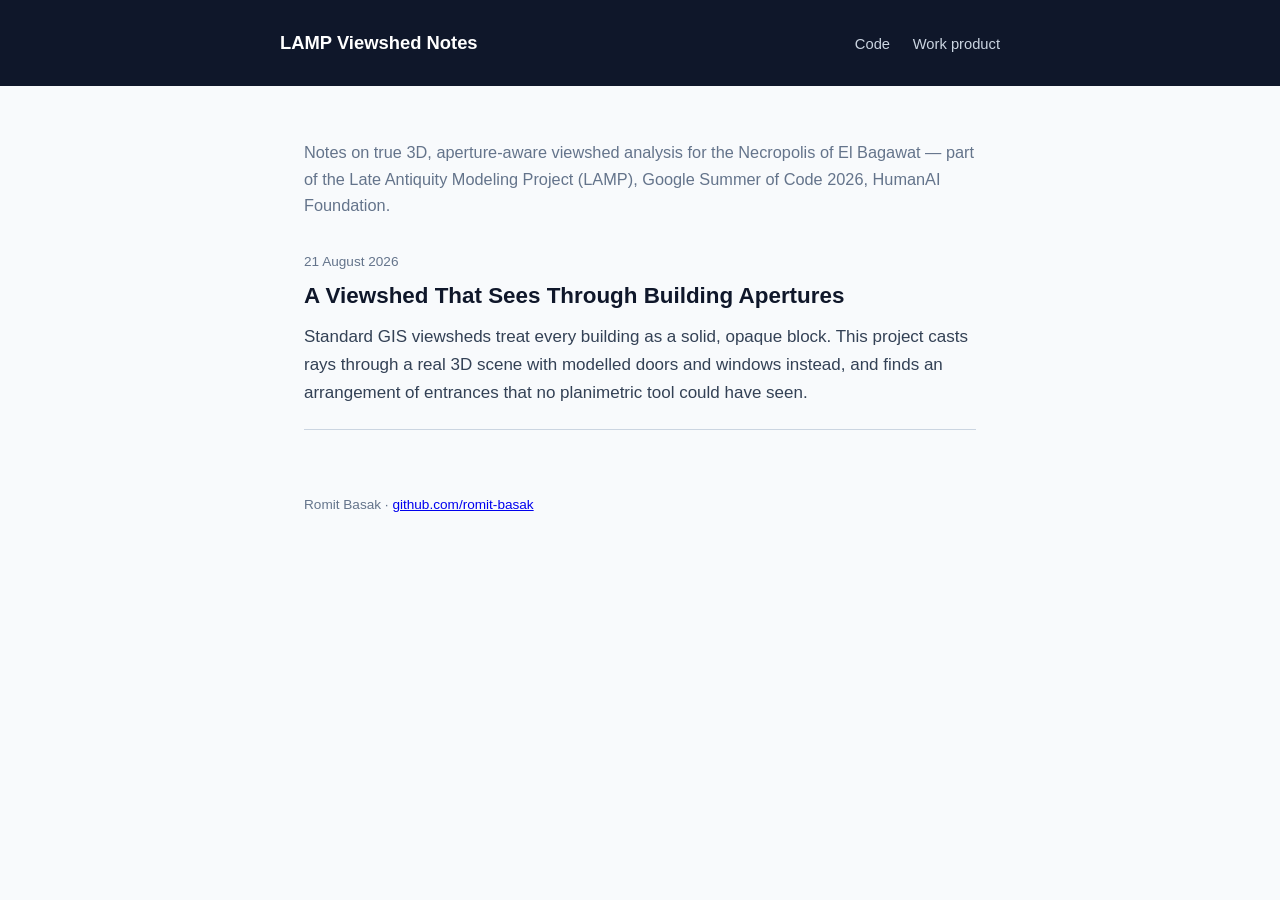
<file: index.html>
<!DOCTYPE html>
<html lang="en">
<head>
<meta charset="utf-8">
<meta name="viewport" content="width=device-width, initial-scale=1">
<title>LAMP Viewshed Notes</title>
<meta name="description" content="Notes on true 3D, aperture-aware viewshed analysis for the Necropolis of El Bagawat — GSoC 2026, Late Antiquity Modeling Project.">
<link rel="stylesheet" href="blog/assets/site.css">
</head>
<body>
<header class="site-header">
  <div class="wrap">
    <a class="brand" href="index.html">LAMP Viewshed Notes</a>
    <nav>
      <a href="https://github.com/romit-basak/LAMP-public">Code</a>
      <a href="https://github.com/romit-basak/LAMP-public/blob/main/GSOC_WORK_PRODUCT.md">Work product</a>
    </nav>
  </div>
</header>

<main>
  <p class="intro">
    Notes on true 3D, aperture-aware viewshed analysis for the
    Necropolis of El Bagawat — part of the Late Antiquity Modeling
    Project (LAMP), Google Summer of Code 2026, HumanAI Foundation.
  </p>

  <ul class="post-list">
    <li class="post-card">
      <time datetime="2026-08-21">21 August 2026</time>
      <h2><a href="blog/a-viewshed-that-sees-through-doors/">A Viewshed That Sees Through Building Apertures</a></h2>
      <p>
        Standard GIS viewsheds treat every building as a solid,
        opaque block. This project casts rays through a real 3D scene
        with modelled doors and windows instead, and finds an
        arrangement of entrances that no planimetric tool could have
        seen.
      </p>
    </li>
  </ul>
</main>

<footer class="site-footer">
  Romit Basak · <a href="https://github.com/romit-basak">github.com/romit-basak</a>
</footer>
</body>
</html>
</file>
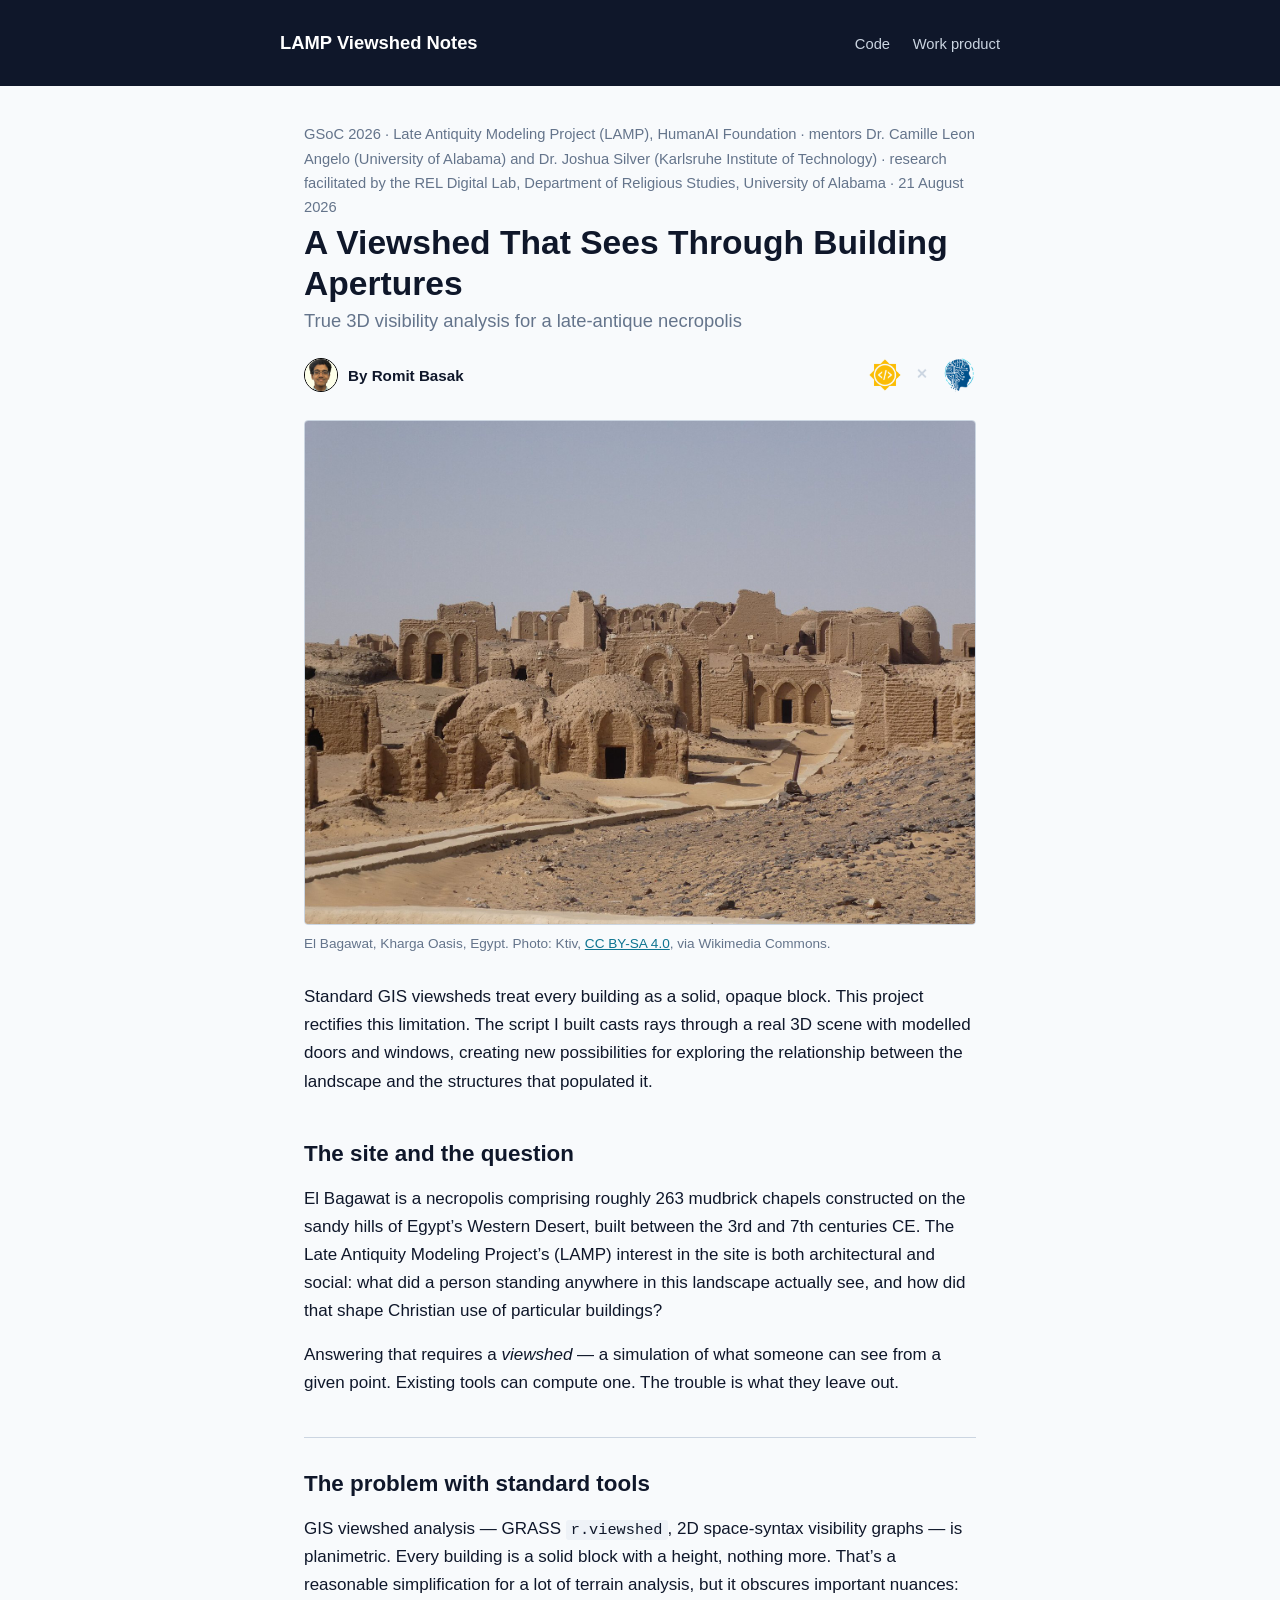
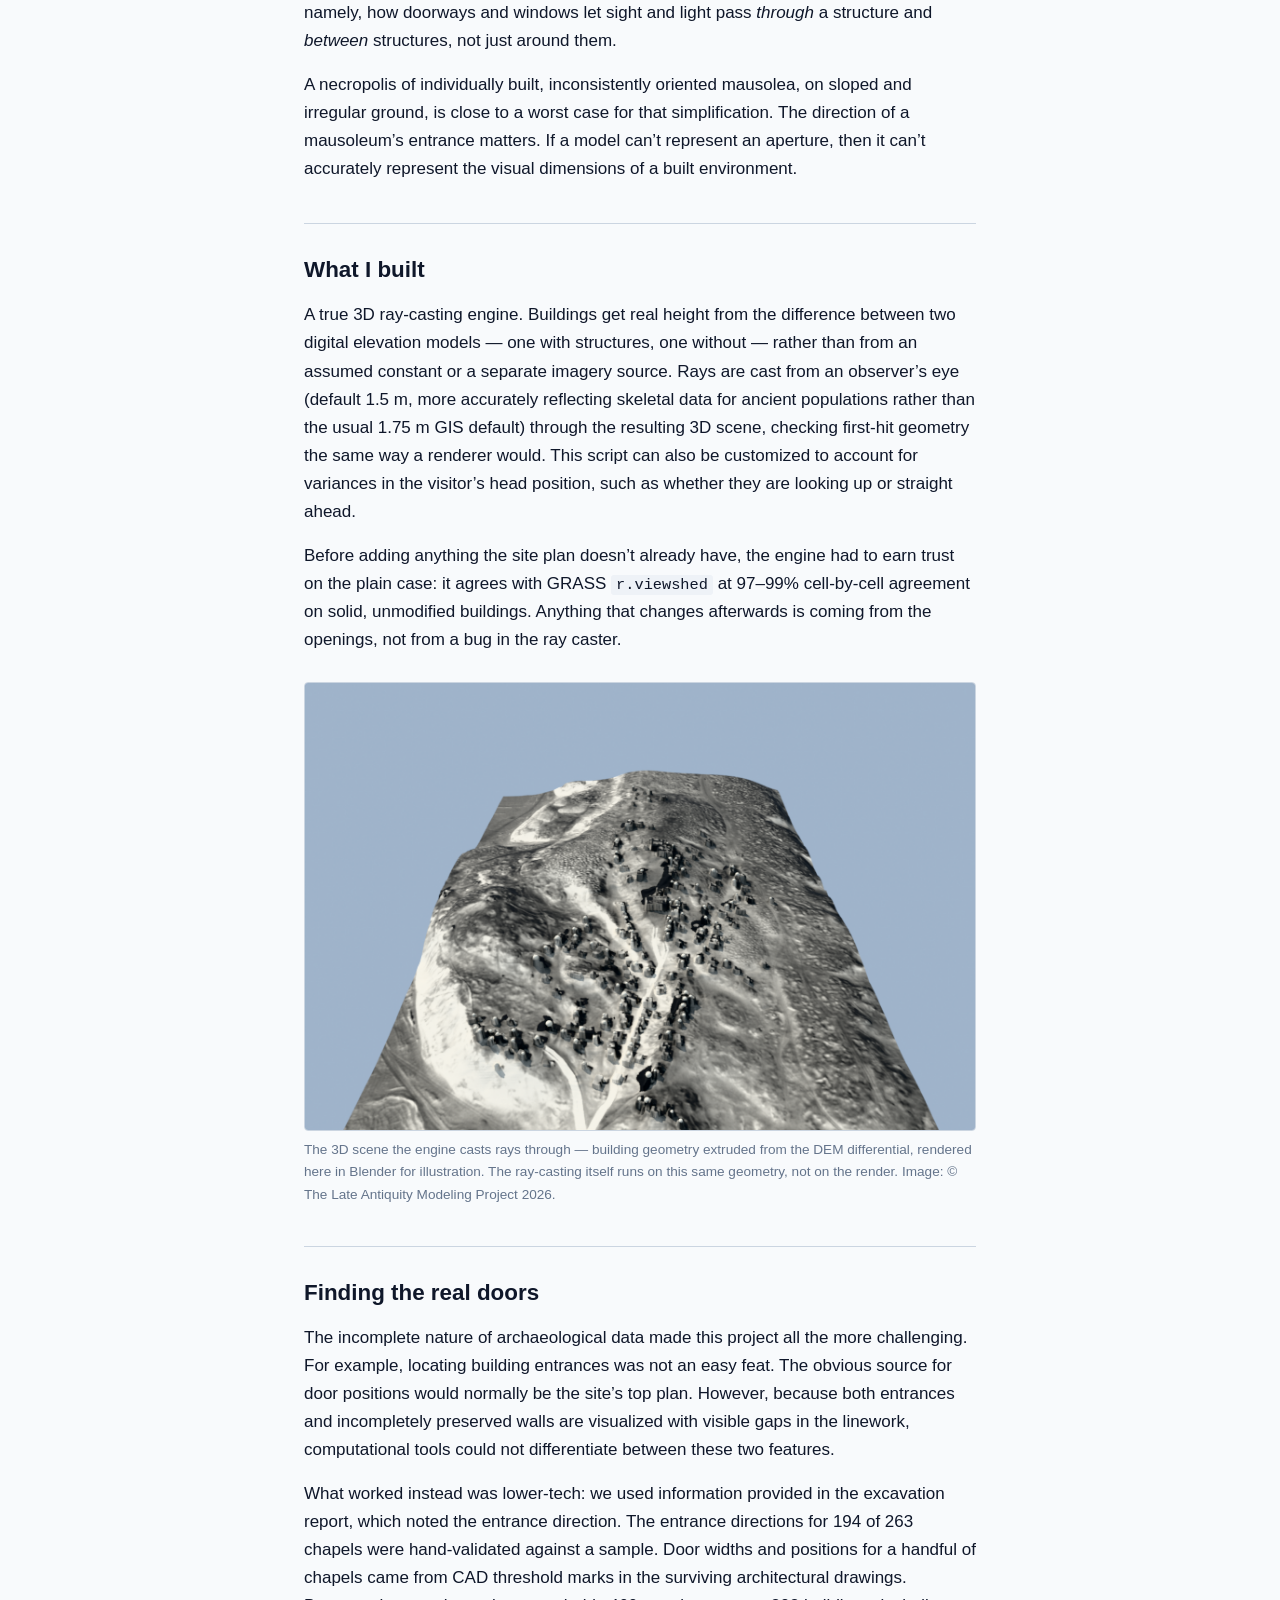
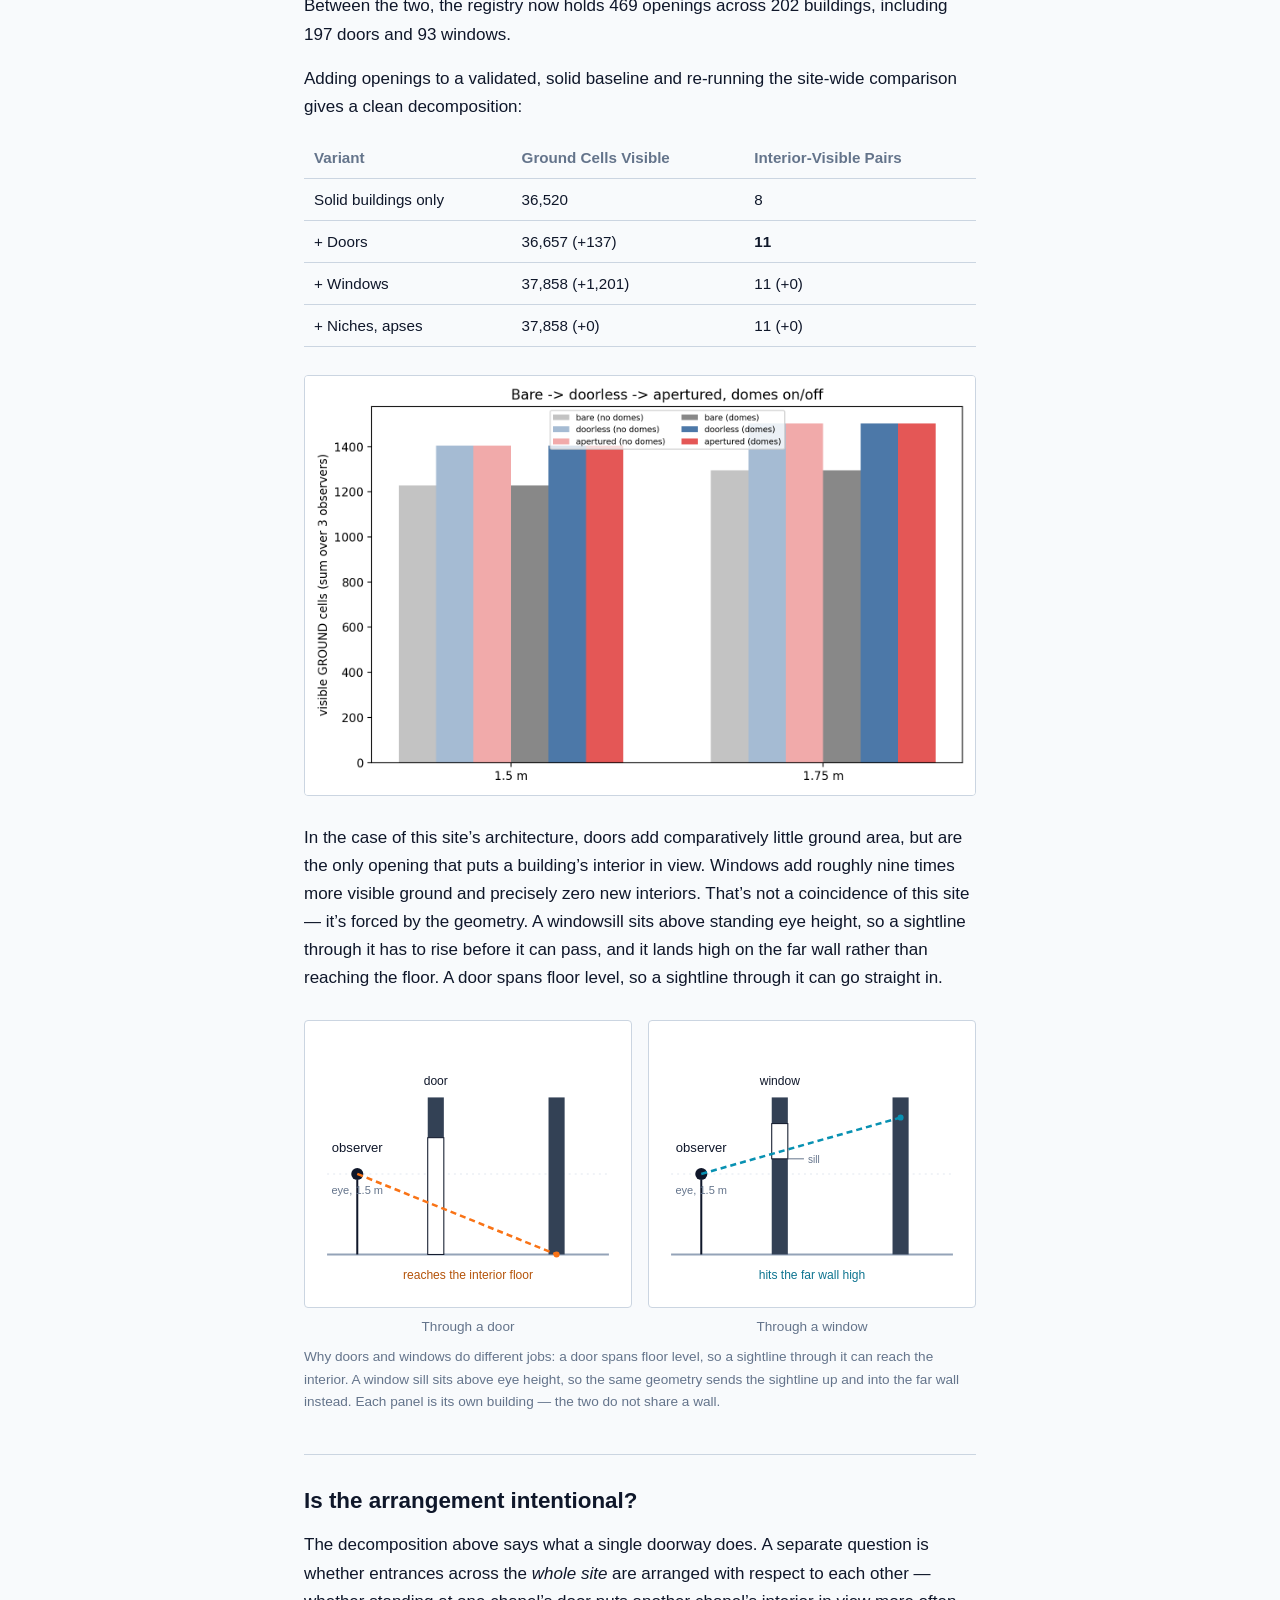
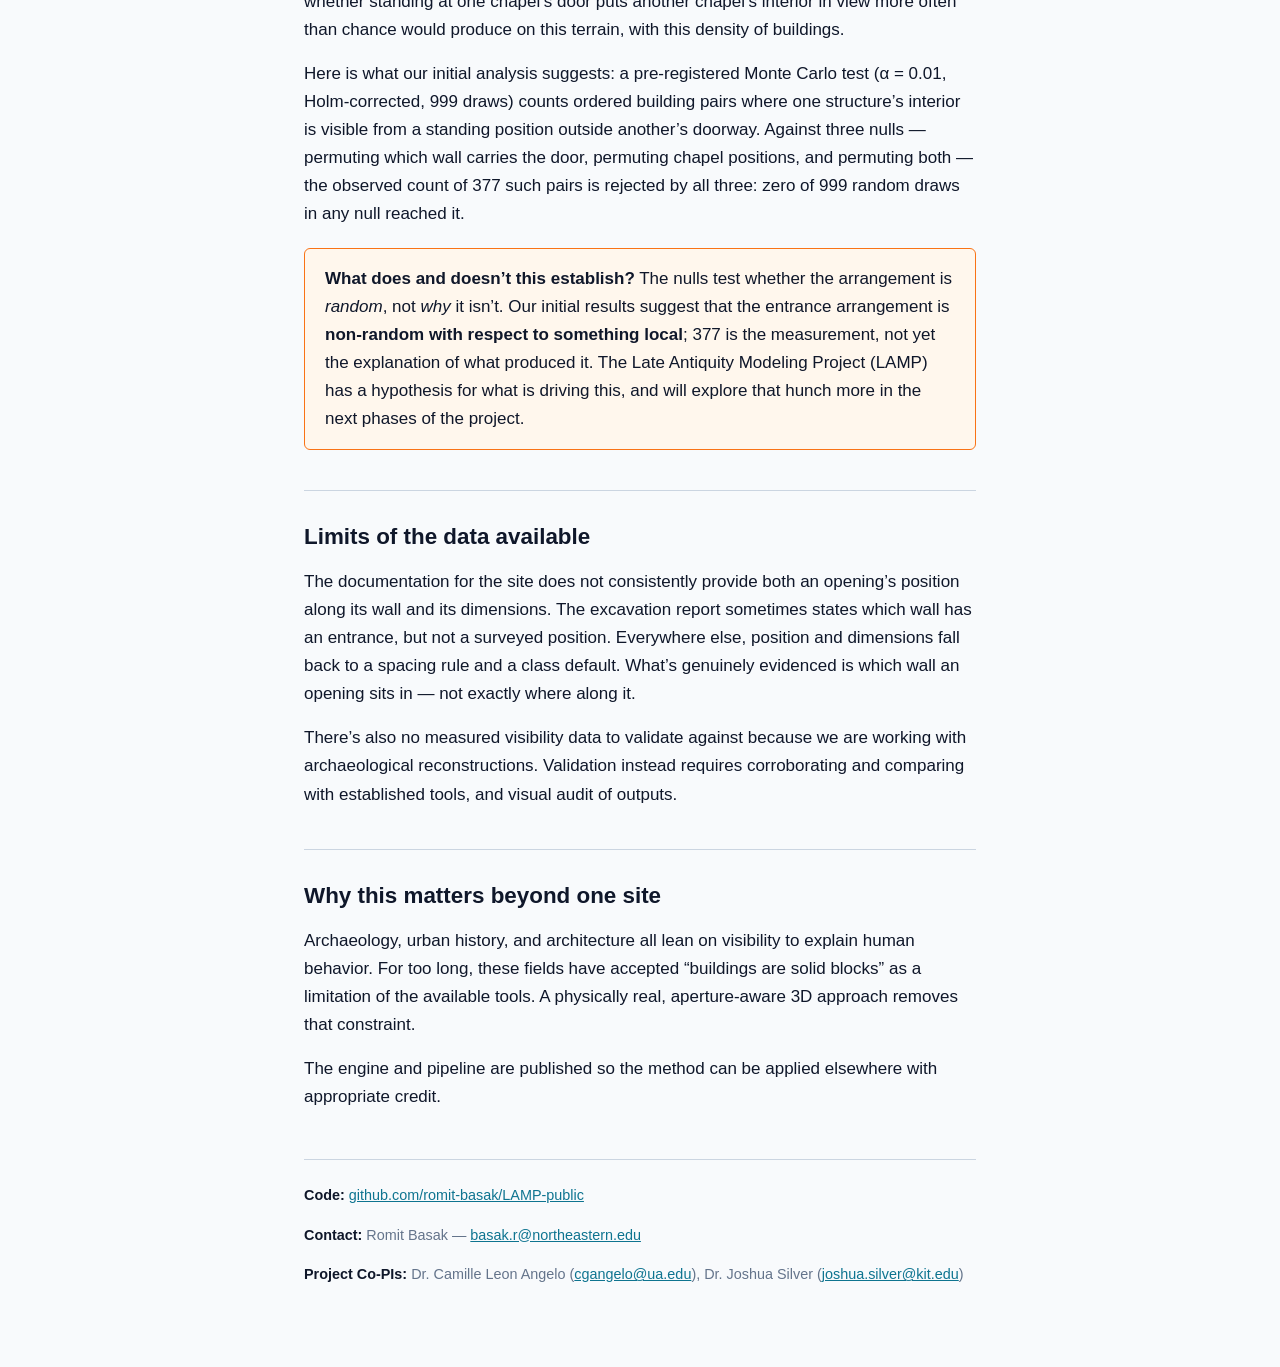
<file: blog/a-viewshed-that-sees-through-doors/index.html>
<!DOCTYPE html>
<html lang="en">
<head>
<meta charset="utf-8">
<meta name="viewport" content="width=device-width, initial-scale=1">
<title>A Viewshed That Sees Through Building Apertures — LAMP Viewshed Notes</title>
<meta name="description" content="True 3D visibility analysis for a late-antique necropolis: an aperture-aware ray-casting engine, a door/window registry sourced from the excavation report, and a pre-registered test of the entrance arrangement.">
<link rel="stylesheet" href="../assets/site.css">
</head>
<body>
<header class="site-header">
  <div class="wrap">
    <a class="brand" href="../../index.html">LAMP Viewshed Notes</a>
    <nav>
      <a href="https://github.com/romit-basak/LAMP-public">Code</a>
      <a href="https://github.com/romit-basak/LAMP-public/blob/main/GSOC_WORK_PRODUCT.md">Work product</a>
    </nav>
  </div>
</header>

<main>
<article class="post">

  <p class="kicker">GSoC 2026 · Late Antiquity Modeling Project (LAMP), HumanAI Foundation · mentors Dr. Camille Leon Angelo (University of Alabama) and Dr. Joshua Silver (Karlsruhe Institute of Technology) · research facilitated by the REL Digital Lab, Department of Religious Studies, University of Alabama · 21 August 2026</p>
  <h1>A Viewshed That Sees Through Building Apertures</h1>
  <p class="subtitle">True 3D visibility analysis for a late-antique necropolis</p>

  <div class="byline-row">
    <div class="byline-author">
      <img class="avatar" src="assets/avatar.jpg" alt="Romit Basak">
      <span>By Romit Basak</span>
    </div>
    <img class="program-badge" src="../assets/gsoc-humanai-badge.png" alt="Google Summer of Code x HumanAI Foundation">
  </div>

  <figure>
    <img src="assets/hero-bagawat.jpg" alt="General view of the mudbrick chapels at El Bagawat, photographed among the sandy hills of Kharga Oasis">
    <figcaption>El Bagawat, Kharga Oasis, Egypt. Photo: Ktiv,
      <a href="https://creativecommons.org/licenses/by-sa/4.0/">CC BY-SA 4.0</a>,
      via Wikimedia Commons.</figcaption>
  </figure>

  <p>Standard GIS viewsheds treat every building as a solid, opaque
  block. This project rectifies this limitation. The script I built
  casts rays through a real 3D scene with modelled doors and windows,
  creating new possibilities for exploring the relationship between the
  landscape and the structures that populated it.</p>

  <h2>The site and the question</h2>
  <p>El Bagawat is a necropolis comprising roughly 263 mudbrick chapels
  constructed on the sandy hills of Egypt&rsquo;s Western Desert, built
  between the 3rd and 7th centuries CE. The Late Antiquity Modeling
  Project&rsquo;s (LAMP) interest in the site is both architectural and
  social: what did a person standing anywhere in this landscape
  actually see, and how did that shape Christian use of particular
  buildings?</p>
  <p>Answering that requires a <em>viewshed</em> &mdash; a simulation of
  what someone can see from a given point. Existing tools can compute
  one. The trouble is what they leave out.</p>

  <h2>The problem with standard tools</h2>
  <p>GIS viewshed analysis &mdash; GRASS <code>r.viewshed</code>, 2D
  space-syntax visibility graphs &mdash; is planimetric. Every building
  is a solid block with a height, nothing more. That&rsquo;s a
  reasonable simplification for a lot of terrain analysis, but it
  obscures important nuances: namely, how doorways and windows let
  sight and light pass <em>through</em> a structure and
  <em>between</em> structures, not just around them.</p>
  <p>A necropolis of individually built, inconsistently oriented
  mausolea, on sloped and irregular ground, is close to a worst case
  for that simplification. The direction of a mausoleum&rsquo;s
  entrance matters. If a model can&rsquo;t represent an aperture, then
  it can&rsquo;t accurately represent the visual dimensions of a built
  environment.</p>

  <h2>What I built</h2>
  <p>A true 3D ray-casting engine. Buildings get real height from the
  difference between two digital elevation models &mdash; one with
  structures, one without &mdash; rather than from an assumed constant
  or a separate imagery source. Rays are cast from an observer&rsquo;s
  eye (default 1.5&nbsp;m, more accurately reflecting skeletal data for
  ancient populations rather than the usual 1.75&nbsp;m GIS default)
  through the resulting 3D scene, checking first-hit geometry the same
  way a renderer would. This script can also be customized to account
  for variances in the visitor&rsquo;s head position, such as whether
  they are looking up or straight ahead.</p>
  <p>Before adding anything the site plan doesn&rsquo;t already have,
  the engine had to earn trust on the plain case: it agrees with GRASS
  <code>r.viewshed</code> at 97&ndash;99% cell-by-cell agreement on
  solid, unmodified buildings. Anything that changes afterwards is
  coming from the openings, not from a bug in the ray caster.</p>

  <figure>
    <img src="assets/scene-overview.png" alt="A rendered 3D view of several chapels at eye level, showing real building height and roofline variation derived from the DEM differential">
    <figcaption>The 3D scene the engine casts rays through &mdash;
    building geometry extruded from the DEM differential, rendered here
    in Blender for illustration. The ray-casting itself runs on this
    same geometry, not on the render. Image: &copy; The Late Antiquity
    Modeling Project 2026.</figcaption>
  </figure>

  <h2>Finding the real doors</h2>
  <p>The incomplete nature of archaeological data made this project all
  the more challenging. For example, locating building entrances was
  not an easy feat. The obvious source for door positions would
  normally be the site&rsquo;s top plan. However, because both
  entrances and incompletely preserved walls are visualized with
  visible gaps in the linework, computational tools could not
  differentiate between these two features.</p>
  <p>What worked instead was lower-tech: we used information provided
  in the excavation report, which noted the entrance direction. The
  entrance directions for 194 of 263 chapels were hand-validated
  against a sample. Door widths and positions for a handful of chapels
  came from CAD threshold marks in the surviving architectural
  drawings. Between the two, the registry now holds 469 openings across
  202 buildings, including 197 doors and 93 windows.</p>
  <p>Adding openings to a validated, solid baseline and re-running the
  site-wide comparison gives a clean decomposition:</p>

  <table>
    <thead>
      <tr><th>Variant</th><th>Ground Cells Visible</th><th>Interior-Visible Pairs</th></tr>
    </thead>
    <tbody>
      <tr><td>Solid buildings only</td><td>36,520</td><td>8</td></tr>
      <tr><td>+ Doors</td><td>36,657 (+137)</td><td><strong>11</strong></td></tr>
      <tr><td>+ Windows</td><td>37,858 (+1,201)</td><td>11 (+0)</td></tr>
      <tr><td>+ Niches, apses</td><td>37,858 (+0)</td><td>11 (+0)</td></tr>
    </tbody>
  </table>

  <figure>
    <img src="../../Task_2/comparison_all_fabric/decomposition_apertures.png" alt="Decomposition of visible ground cells and interior-visible chapel pairs by opening type — solid buildings, then doors, windows, and recesses added in turn">
  </figure>

  <p>In the case of this site&rsquo;s architecture, doors add
  comparatively little ground area, but are the only opening that puts
  a building&rsquo;s interior in view. Windows add roughly nine times
  more visible ground and precisely zero new interiors. That&rsquo;s
  not a coincidence of this site &mdash; it&rsquo;s forced by the
  geometry. A windowsill sits above standing eye height, so a sightline
  through it has to rise before it can pass, and it lands high on the
  far wall rather than reaching the floor. A door spans floor level, so
  a sightline through it can go straight in.</p>

  <figure class="schematic" role="img" aria-label="Two side-by-side diagrams: a sightline through a door reaching the interior floor of a far wall, and a sightline through a window, whose sill sits above eye height, rising to strike a far wall well above the floor">
    <div class="schematic-row" aria-hidden="true">
      <div class="schematic-item">
      <svg viewBox="0 0 300 260" xmlns="http://www.w3.org/2000/svg">
        <line x1="10" y1="140" x2="290" y2="140" stroke="#e2e8f0" stroke-width="1" stroke-dasharray="2 4"/>
        <line x1="10" y1="220" x2="290" y2="220" stroke="#94a3b8" stroke-width="2"/>
        <rect x="110" y="64" width="16" height="156" fill="#334155"/>
        <rect x="110" y="104" width="16" height="116" fill="#ffffff" stroke="#0f172a" stroke-width="1"/>
        <rect x="230" y="64" width="16" height="156" fill="#334155"/>
        <circle cx="40" cy="140" r="6" fill="#0f172a"/>
        <line x1="40" y1="146" x2="40" y2="220" stroke="#0f172a" stroke-width="2"/>
        <text x="40" y="118" font-size="13" fill="#0f172a" text-anchor="middle">observer</text>
        <text x="40" y="160" font-size="11" fill="#64748b" text-anchor="middle">eye, 1.5 m</text>
        <text x="118" y="52" font-size="12" fill="#0f172a" text-anchor="middle">door</text>
        <line x1="40" y1="140" x2="238" y2="220" stroke="#f97316" stroke-width="2.5" stroke-dasharray="6 4"/>
        <circle cx="238" cy="220" r="3" fill="#f97316"/>
        <text x="150" y="244" font-size="12" fill="#b45309" text-anchor="middle">reaches the interior floor</text>
      </svg>
        <p class="schematic-title">Through a door</p>
      </div>
      <div class="schematic-item">
      <svg viewBox="0 0 300 260" xmlns="http://www.w3.org/2000/svg">
        <line x1="10" y1="140" x2="290" y2="140" stroke="#e2e8f0" stroke-width="1" stroke-dasharray="2 4"/>
        <line x1="10" y1="220" x2="290" y2="220" stroke="#94a3b8" stroke-width="2"/>
        <rect x="110" y="64" width="16" height="156" fill="#334155"/>
        <rect x="110" y="90" width="16" height="35" fill="#ffffff" stroke="#0f172a" stroke-width="1"/>
        <rect x="230" y="64" width="16" height="156" fill="#334155"/>
        <circle cx="40" cy="140" r="6" fill="#0f172a"/>
        <line x1="40" y1="146" x2="40" y2="220" stroke="#0f172a" stroke-width="2"/>
        <text x="40" y="118" font-size="13" fill="#0f172a" text-anchor="middle">observer</text>
        <text x="40" y="160" font-size="11" fill="#64748b" text-anchor="middle">eye, 1.5 m</text>
        <text x="118" y="52" font-size="12" fill="#0f172a" text-anchor="middle">window</text>
        <line x1="126" y1="125" x2="142" y2="125" stroke="#64748b" stroke-width="1"/>
        <text x="146" y="129" font-size="10" fill="#64748b">sill</text>
        <line x1="40" y1="140" x2="238" y2="84" stroke="#0891b2" stroke-width="2.5" stroke-dasharray="6 4"/>
        <circle cx="238" cy="84" r="3" fill="#0891b2"/>
        <text x="150" y="244" font-size="12" fill="#0e7490" text-anchor="middle">hits the far wall high</text>
      </svg>
        <p class="schematic-title">Through a window</p>
      </div>
    </div>
    <figcaption>Why doors and windows do different jobs: a door spans
    floor level, so a sightline through it can reach the interior. A
    window sill sits above eye height, so the same geometry sends the
    sightline up and into the far wall instead. Each panel is its own
    building &mdash; the two do not share a wall.</figcaption>
  </figure>

  <h2>Is the arrangement intentional?</h2>
  <p>The decomposition above says what a single doorway does. A
  separate question is whether entrances across the <em>whole site</em>
  are arranged with respect to each other &mdash; whether standing at
  one chapel&rsquo;s door puts another chapel&rsquo;s interior in view
  more often than chance would produce on this terrain, with this
  density of buildings.</p>
  <p>Here is what our initial analysis suggests: a pre-registered Monte
  Carlo test (&alpha; = 0.01, Holm-corrected, 999 draws) counts ordered
  building pairs where one structure&rsquo;s interior is visible from a
  standing position outside another&rsquo;s doorway. Against three
  nulls &mdash; permuting which wall carries the door, permuting
  chapel positions, and permuting both &mdash; the observed count of
  377 such pairs is rejected by all three: zero of 999
  random draws in any null reached it.</p>

  <div class="callout">
    <p><strong>What does and doesn&rsquo;t this establish?</strong> The
    nulls test whether the arrangement is <em>random</em>, not
    <em>why</em> it isn&rsquo;t. Our initial results suggest that the
    entrance arrangement is <strong>non-random with respect to
    something local</strong>; 377 is the measurement, not yet the
    explanation of what produced it. The Late Antiquity Modeling
    Project (LAMP) has a hypothesis for what is driving this, and will
    explore that hunch more in the next phases of the project.</p>
  </div>

  <h2>Limits of the data available</h2>
  <p>The documentation for the site does not consistently provide both
  an opening&rsquo;s position along its wall and its dimensions. The
  excavation report sometimes states which wall has an entrance, but
  not a surveyed position. Everywhere else, position and dimensions
  fall back to a spacing rule and a class default. What&rsquo;s
  genuinely evidenced is which wall an opening sits
  in &mdash; not exactly where along it.</p>
  <p>There&rsquo;s also no measured visibility data to validate against
  because we are working with archaeological reconstructions.
  Validation instead requires corroborating and comparing with
  established tools, and visual audit of outputs.</p>

  <h2>Why this matters beyond one site</h2>
  <p>Archaeology, urban history, and architecture all lean on
  visibility to explain human behavior. For too long, these fields have
  accepted &ldquo;buildings are solid blocks&rdquo; as a limitation of
  the available tools. A physically real, aperture-aware 3D approach
  removes that constraint.</p>
  <p>The engine and pipeline are published so the method can be applied
  elsewhere with appropriate credit.</p>

  <footer class="post-footer">
    <p><strong>Code:</strong> <a href="https://github.com/romit-basak/LAMP-public">github.com/romit-basak/LAMP-public</a></p>
    <p><strong>Contact:</strong> Romit Basak &mdash;
    <a href="mailto:basak.r@northeastern.edu">basak.r@northeastern.edu</a></p>
    <p><strong>Project Co-PIs:</strong> Dr. Camille Leon Angelo
    (<a href="mailto:cgangelo@ua.edu">cgangelo@ua.edu</a>), Dr. Joshua
    Silver (<a href="mailto:joshua.silver@kit.edu">joshua.silver@kit.edu</a>)</p>
  </footer>

</article>
</main>
</body>
</html>
</file>
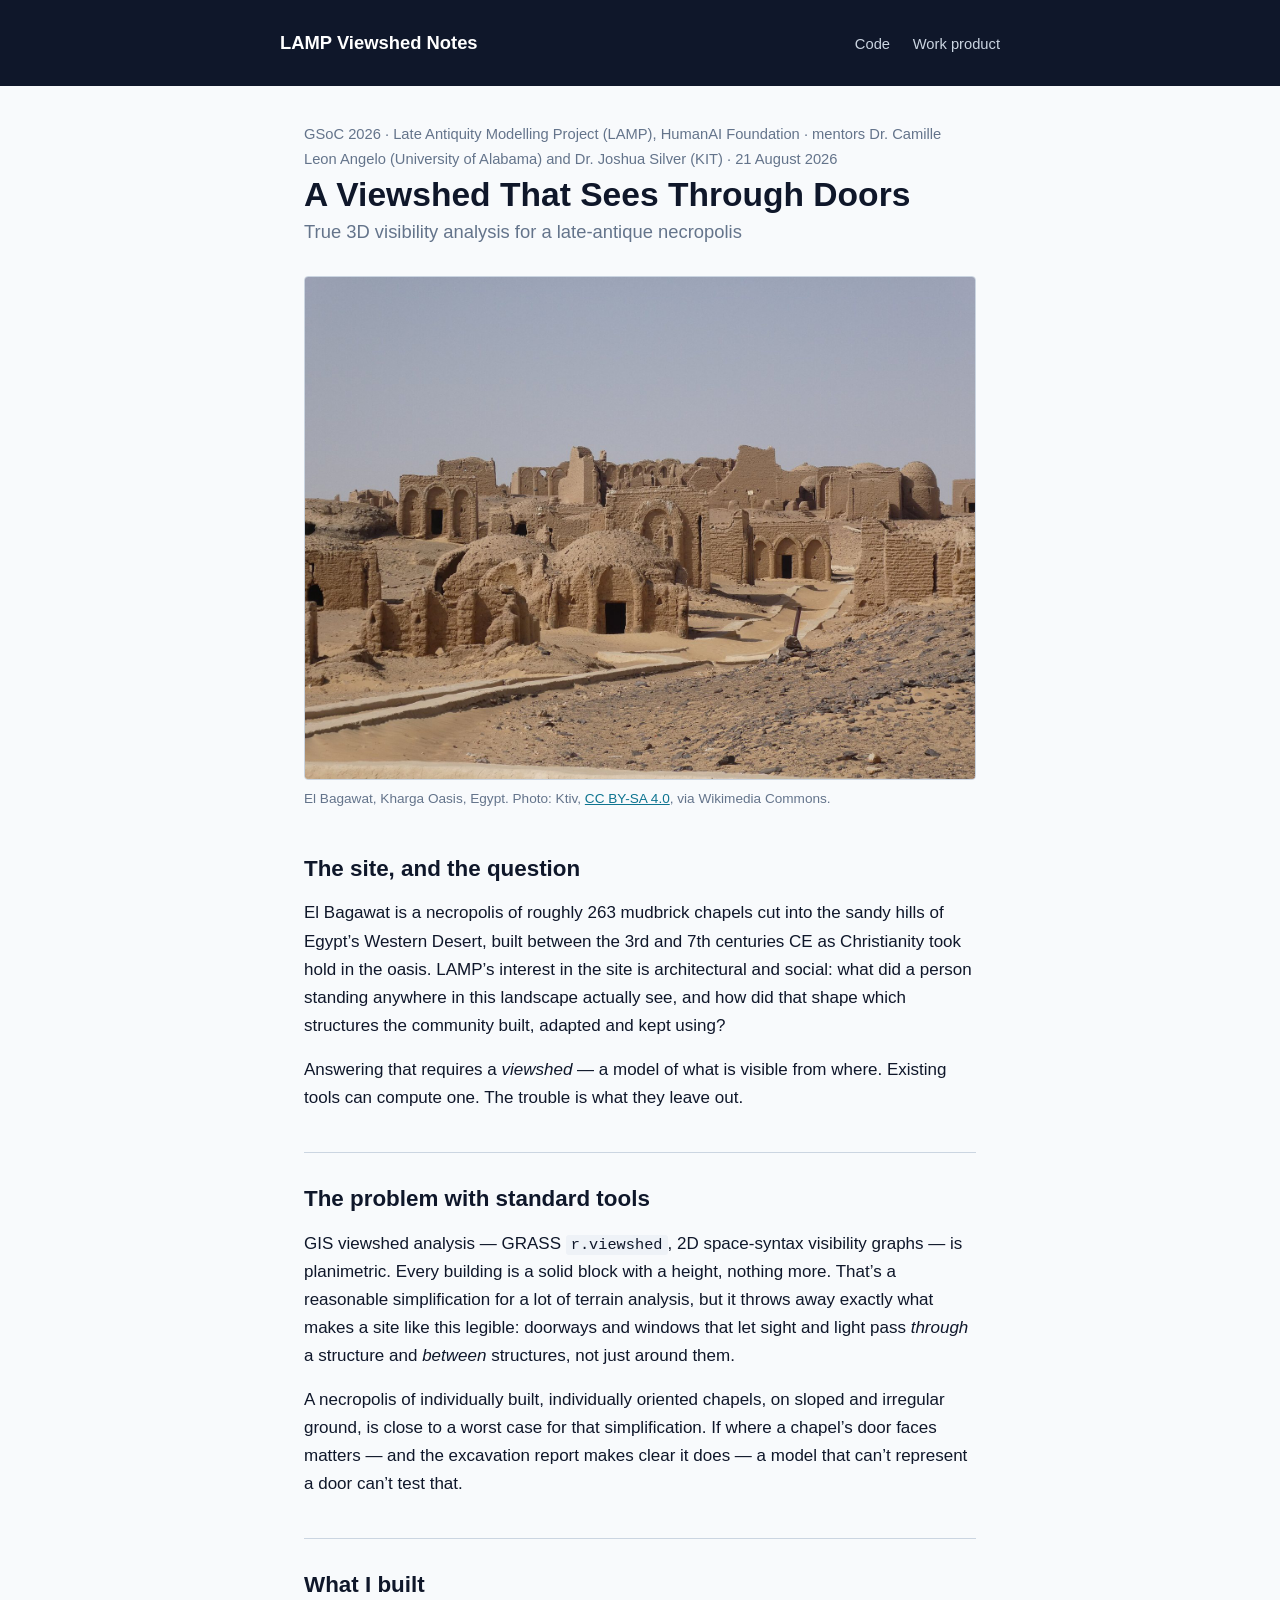
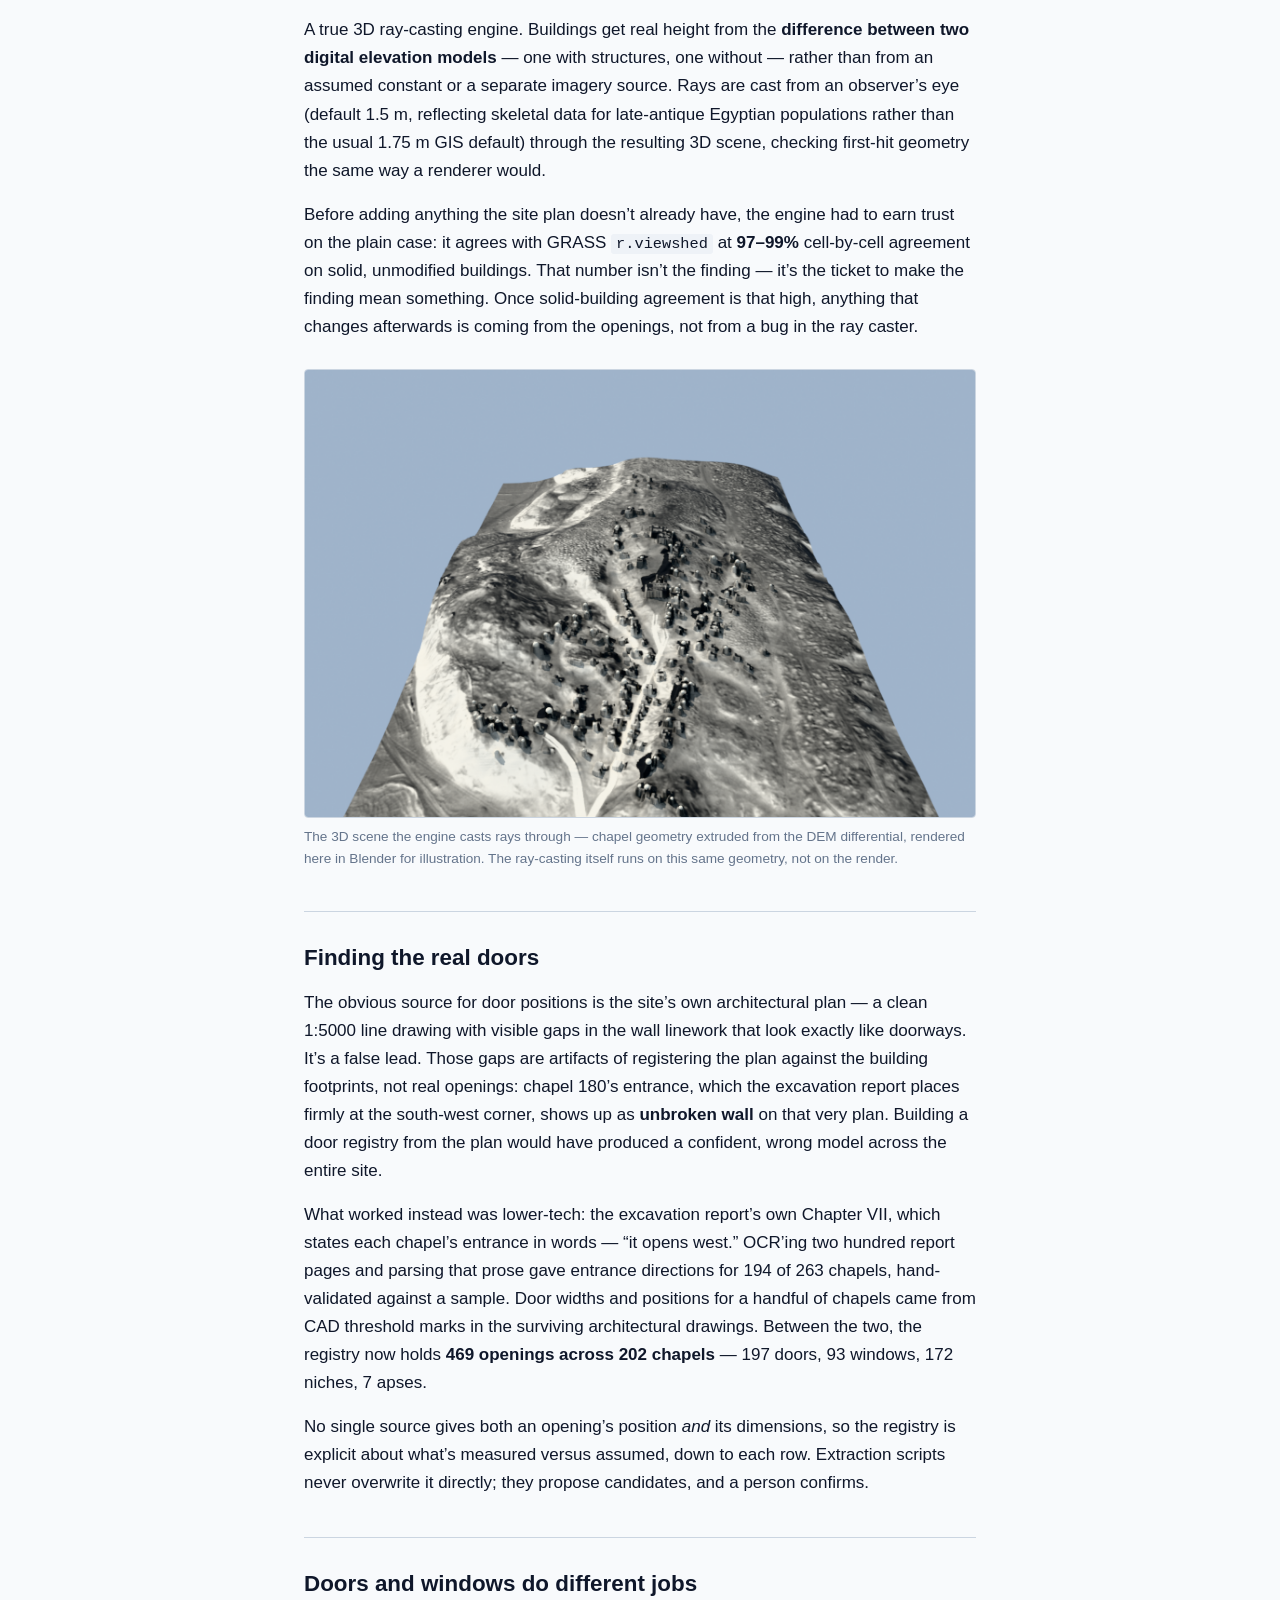
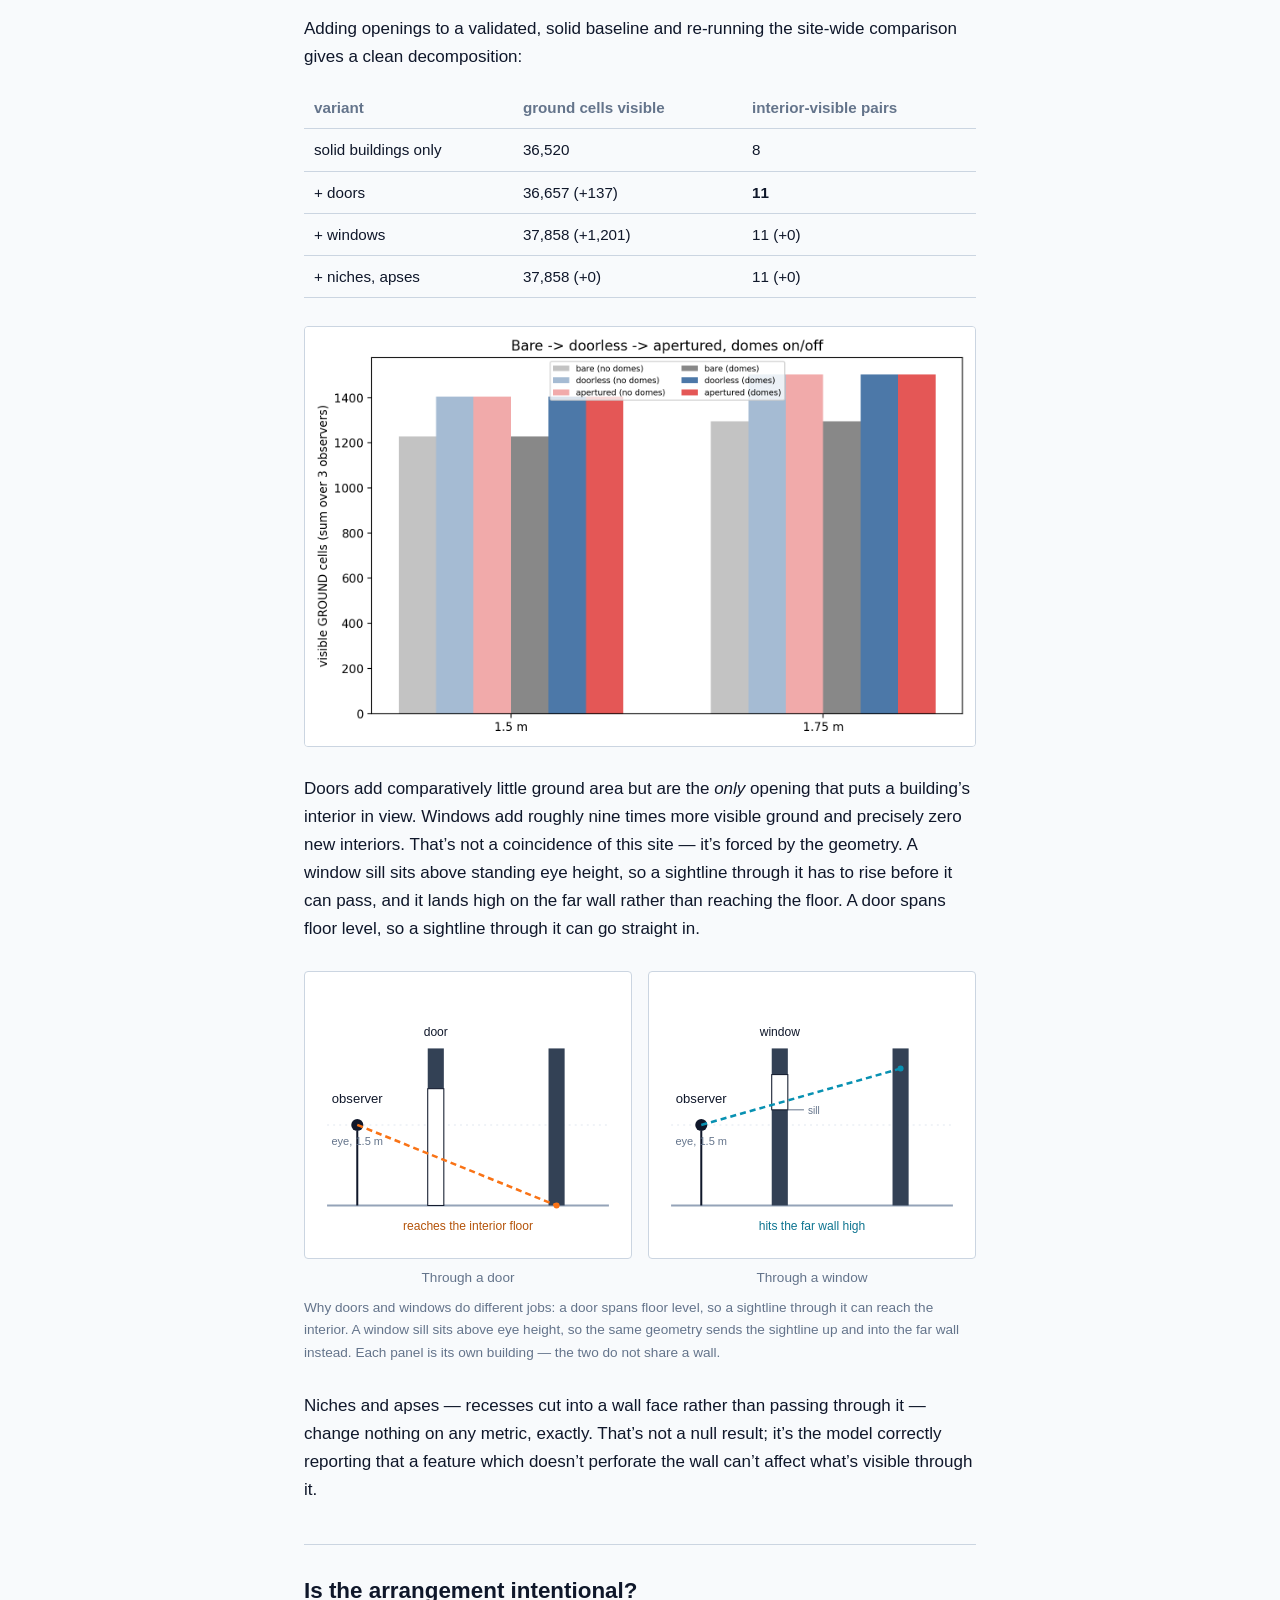
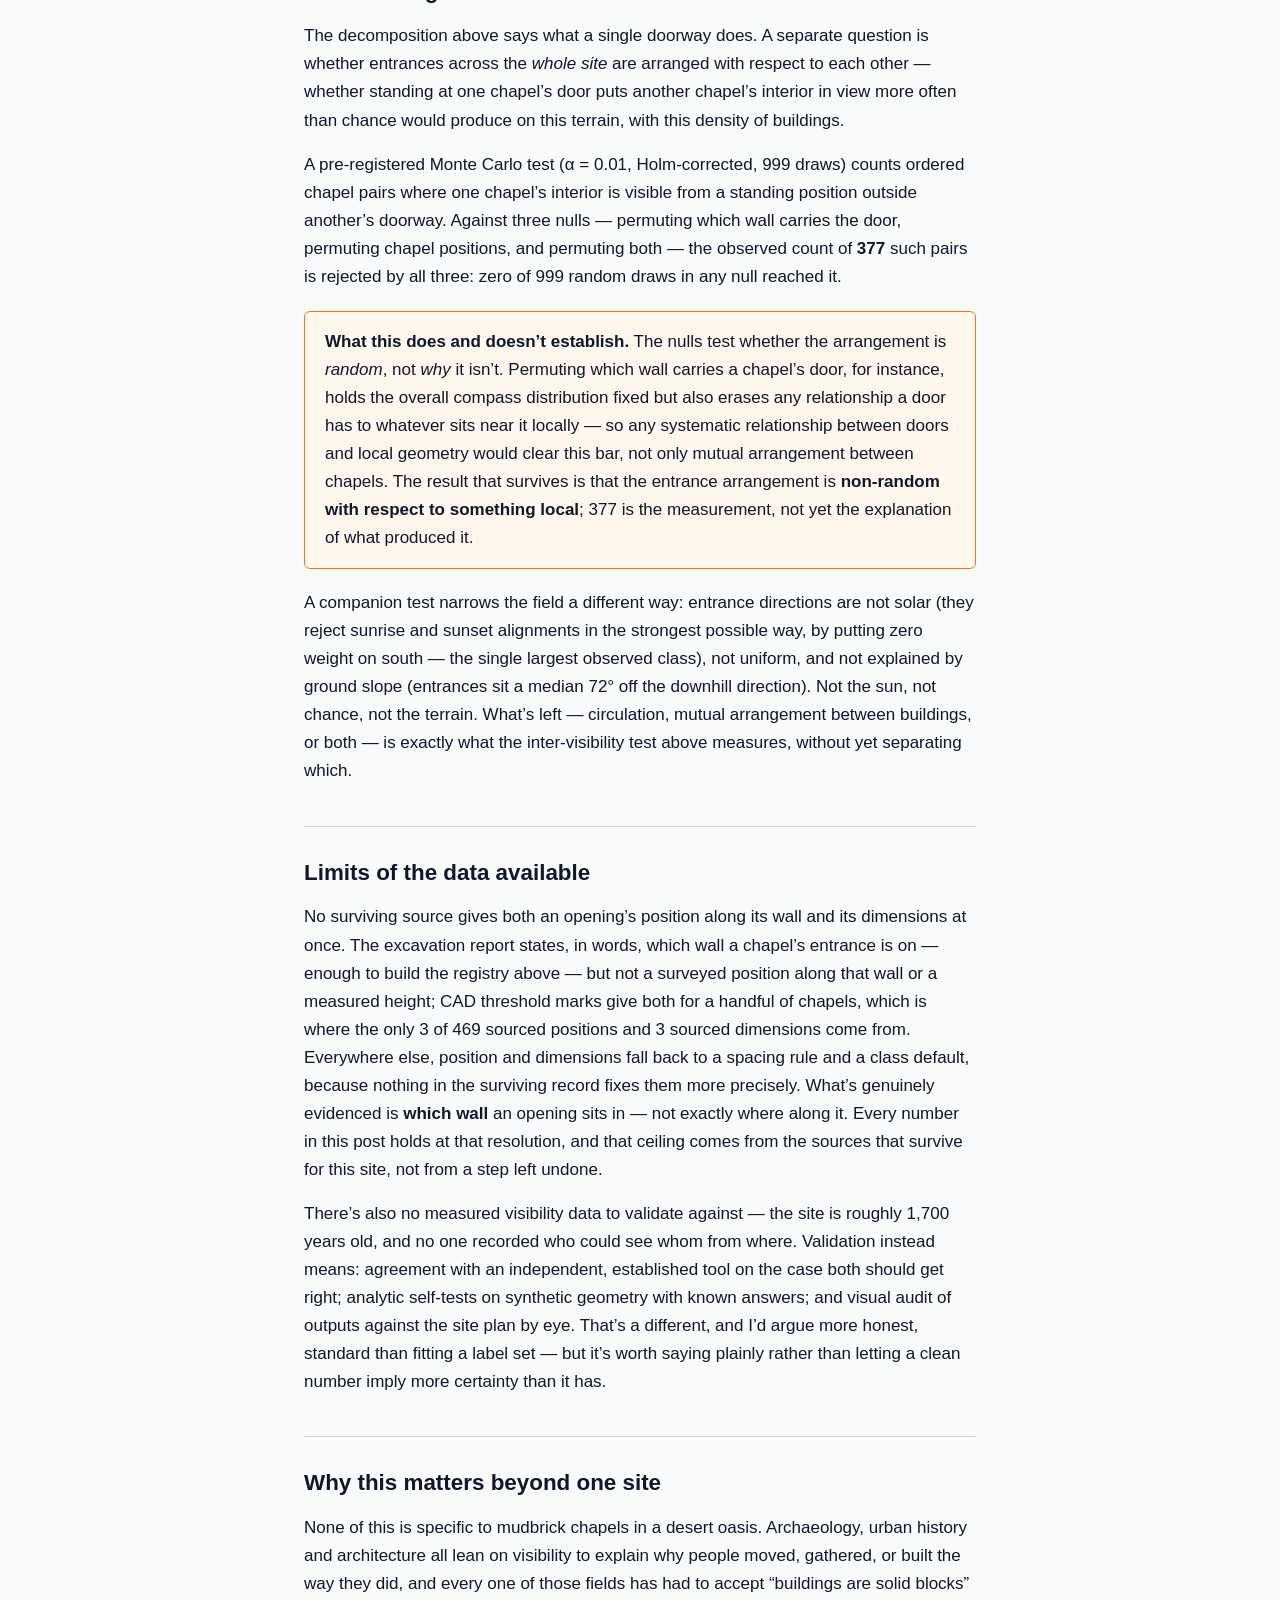
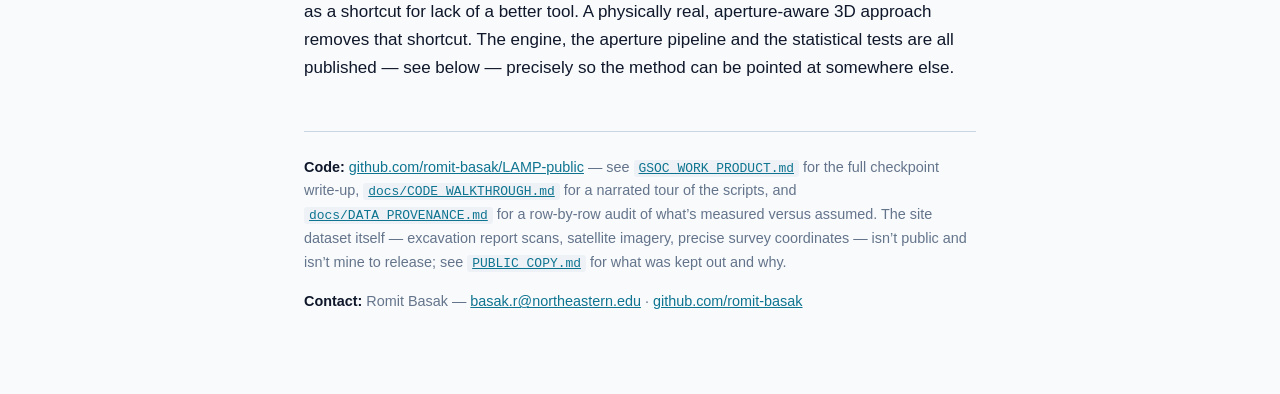
<file: blog/GSoC-2026-submission/index.html>
<!DOCTYPE html>
<html lang="en">
<head>
<meta charset="utf-8">
<meta name="viewport" content="width=device-width, initial-scale=1">
<title>A Viewshed That Sees Through Doors — LAMP Viewshed Notes</title>
<meta name="description" content="True 3D visibility analysis for a late-antique necropolis: an aperture-aware ray-casting engine, a door/window registry sourced from the excavation report, and a pre-registered test of the entrance arrangement.">
<link rel="stylesheet" href="../assets/site.css">
</head>
<body>
<header class="site-header">
  <div class="wrap">
    <a class="brand" href="../../index.html">LAMP Viewshed Notes</a>
    <nav>
      <a href="https://github.com/romit-basak/LAMP-public">Code</a>
      <a href="https://github.com/romit-basak/LAMP-public/blob/main/GSOC_WORK_PRODUCT.md">Work product</a>
    </nav>
  </div>
</header>

<main>
<article class="post">

  <p class="kicker">GSoC 2026 · Late Antiquity Modelling Project (LAMP), HumanAI Foundation · mentors Dr. Camille Leon Angelo (University of Alabama) and Dr. Joshua Silver (KIT) · 21 August 2026</p>
  <h1>A Viewshed That Sees Through Doors</h1>
  <p class="subtitle">True 3D visibility analysis for a late-antique necropolis</p>

  <figure>
    <img src="assets/hero-bagawat.jpg" alt="General view of the mudbrick chapels at El Bagawat, photographed among the sandy hills of Kharga Oasis">
    <figcaption>El Bagawat, Kharga Oasis, Egypt. Photo: Ktiv,
      <a href="https://creativecommons.org/licenses/by-sa/4.0/">CC BY-SA 4.0</a>,
      via Wikimedia Commons.</figcaption>
  </figure>

  <h2>The site, and the question</h2>
  <p>El Bagawat is a necropolis of roughly 263 mudbrick chapels cut into
  the sandy hills of Egypt&rsquo;s Western Desert, built between the 3rd
  and 7th centuries CE as Christianity took hold in the oasis. LAMP&rsquo;s
  interest in the site is architectural and social: what did a person
  standing anywhere in this landscape actually see, and how did that
  shape which structures the community built, adapted and kept using?</p>
  <p>Answering that requires a <em>viewshed</em> &mdash; a model of what
  is visible from where. Existing tools can compute one. The trouble is
  what they leave out.</p>

  <h2>The problem with standard tools</h2>
  <p>GIS viewshed analysis &mdash; GRASS <code>r.viewshed</code>, 2D
  space-syntax visibility graphs &mdash; is planimetric. Every building
  is a solid block with a height, nothing more. That&rsquo;s a
  reasonable simplification for a lot of terrain analysis, but it
  throws away exactly what makes a site like this legible: doorways and
  windows that let sight and light pass <em>through</em> a structure and
  <em>between</em> structures, not just around them.</p>
  <p>A necropolis of individually built, individually oriented chapels,
  on sloped and irregular ground, is close to a worst case for that
  simplification. If where a chapel&rsquo;s door faces matters &mdash;
  and the excavation report makes clear it does &mdash; a model that
  can&rsquo;t represent a door can&rsquo;t test that.</p>

  <h2>What I built</h2>
  <p>A true 3D ray-casting engine. Buildings get real height from the
  <strong>difference between two digital elevation models</strong>
  &mdash; one with structures, one without &mdash; rather than from an
  assumed constant or a separate imagery source. Rays are cast from an
  observer&rsquo;s eye (default 1.5&nbsp;m, reflecting skeletal data for
  late-antique Egyptian populations rather than the usual 1.75&nbsp;m
  GIS default) through the resulting 3D scene, checking first-hit
  geometry the same way a renderer would.</p>
  <p>Before adding anything the site plan doesn&rsquo;t already have,
  the engine had to earn trust on the plain case: it agrees with GRASS
  <code>r.viewshed</code> at <strong>97&ndash;99%</strong> cell-by-cell
  agreement on solid, unmodified buildings. That number isn&rsquo;t the
  finding &mdash; it&rsquo;s the ticket to make the finding mean
  something. Once solid-building agreement is that high, anything that
  changes afterwards is coming from the openings, not from a bug in the
  ray caster.</p>

  <figure>
    <img src="assets/scene-overview.png" alt="A rendered 3D view of several chapels at eye level, showing real building height and roofline variation derived from the DEM differential">
    <figcaption>The 3D scene the engine casts rays through &mdash;
    chapel geometry extruded from the DEM differential, rendered here in
    Blender for illustration. The ray-casting itself runs on this same
    geometry, not on the render.</figcaption>
  </figure>

  <h2>Finding the real doors</h2>
  <p>The obvious source for door positions is the site&rsquo;s own
  architectural plan &mdash; a clean 1:5000 line drawing with visible
  gaps in the wall linework that look exactly like doorways. It&rsquo;s
  a false lead. Those gaps are artifacts of registering the plan against
  the building footprints, not real openings: chapel 180&rsquo;s
  entrance, which the excavation report places firmly at the south-west
  corner, shows up as <strong>unbroken wall</strong> on that very plan.
  Building a door registry from the plan would have produced a
  confident, wrong model across the entire site.</p>
  <p>What worked instead was lower-tech: the excavation report&rsquo;s
  own Chapter VII, which states each chapel&rsquo;s entrance in words
  &mdash; &ldquo;it opens west.&rdquo; OCR&rsquo;ing two hundred report
  pages and parsing that prose gave entrance directions for 194 of 263
  chapels, hand-validated against a sample. Door widths and positions
  for a handful of chapels came from CAD threshold marks in the
  surviving architectural drawings. Between the two, the registry now
  holds <strong>469 openings across 202 chapels</strong> &mdash; 197
  doors, 93 windows, 172 niches, 7 apses.</p>
  <p>No single source gives both an opening&rsquo;s position <em>and</em>
  its dimensions, so the registry is explicit about what&rsquo;s
  measured versus assumed, down to each row. Extraction scripts never
  overwrite it directly; they propose candidates, and a person
  confirms.</p>

  <h2>Doors and windows do different jobs</h2>
  <p>Adding openings to a validated, solid baseline and re-running the
  site-wide comparison gives a clean decomposition:</p>

  <table>
    <thead>
      <tr><th>variant</th><th>ground cells visible</th><th>interior-visible pairs</th></tr>
    </thead>
    <tbody>
      <tr><td>solid buildings only</td><td>36,520</td><td>8</td></tr>
      <tr><td>+ doors</td><td>36,657 (+137)</td><td><strong>11</strong></td></tr>
      <tr><td>+ windows</td><td>37,858 (+1,201)</td><td>11 (+0)</td></tr>
      <tr><td>+ niches, apses</td><td>37,858 (+0)</td><td>11 (+0)</td></tr>
    </tbody>
  </table>

  <figure>
    <img src="../../Task_2/comparison_all_fabric/decomposition_apertures.png" alt="Decomposition of visible ground cells and interior-visible chapel pairs by opening type — solid buildings, then doors, windows, and recesses added in turn">
  </figure>

  <p>Doors add comparatively little ground area but are the
  <em>only</em> opening that puts a building&rsquo;s interior in view.
  Windows add roughly nine times more visible ground and precisely zero
  new interiors. That&rsquo;s not a coincidence of this site &mdash;
  it&rsquo;s forced by the geometry. A window sill sits above standing
  eye height, so a sightline through it has to rise before it can pass,
  and it lands high on the far wall rather than reaching the floor. A
  door spans floor level, so a sightline through it can go straight
  in.</p>

  <figure class="schematic" role="img" aria-label="Two side-by-side diagrams: a sightline through a door reaching the interior floor of a far wall, and a sightline through a window, whose sill sits above eye height, rising to strike a far wall well above the floor">
    <div class="schematic-row" aria-hidden="true">
      <div class="schematic-item">
      <svg viewBox="0 0 300 260" xmlns="http://www.w3.org/2000/svg">
        <line x1="10" y1="140" x2="290" y2="140" stroke="#e2e8f0" stroke-width="1" stroke-dasharray="2 4"/>
        <line x1="10" y1="220" x2="290" y2="220" stroke="#94a3b8" stroke-width="2"/>
        <rect x="110" y="64" width="16" height="156" fill="#334155"/>
        <rect x="110" y="104" width="16" height="116" fill="#ffffff" stroke="#0f172a" stroke-width="1"/>
        <rect x="230" y="64" width="16" height="156" fill="#334155"/>
        <circle cx="40" cy="140" r="6" fill="#0f172a"/>
        <line x1="40" y1="146" x2="40" y2="220" stroke="#0f172a" stroke-width="2"/>
        <text x="40" y="118" font-size="13" fill="#0f172a" text-anchor="middle">observer</text>
        <text x="40" y="160" font-size="11" fill="#64748b" text-anchor="middle">eye, 1.5 m</text>
        <text x="118" y="52" font-size="12" fill="#0f172a" text-anchor="middle">door</text>
        <line x1="40" y1="140" x2="238" y2="220" stroke="#f97316" stroke-width="2.5" stroke-dasharray="6 4"/>
        <circle cx="238" cy="220" r="3" fill="#f97316"/>
        <text x="150" y="244" font-size="12" fill="#b45309" text-anchor="middle">reaches the interior floor</text>
      </svg>
        <p class="schematic-title">Through a door</p>
      </div>
      <div class="schematic-item">
      <svg viewBox="0 0 300 260" xmlns="http://www.w3.org/2000/svg">
        <line x1="10" y1="140" x2="290" y2="140" stroke="#e2e8f0" stroke-width="1" stroke-dasharray="2 4"/>
        <line x1="10" y1="220" x2="290" y2="220" stroke="#94a3b8" stroke-width="2"/>
        <rect x="110" y="64" width="16" height="156" fill="#334155"/>
        <rect x="110" y="90" width="16" height="35" fill="#ffffff" stroke="#0f172a" stroke-width="1"/>
        <rect x="230" y="64" width="16" height="156" fill="#334155"/>
        <circle cx="40" cy="140" r="6" fill="#0f172a"/>
        <line x1="40" y1="146" x2="40" y2="220" stroke="#0f172a" stroke-width="2"/>
        <text x="40" y="118" font-size="13" fill="#0f172a" text-anchor="middle">observer</text>
        <text x="40" y="160" font-size="11" fill="#64748b" text-anchor="middle">eye, 1.5 m</text>
        <text x="118" y="52" font-size="12" fill="#0f172a" text-anchor="middle">window</text>
        <line x1="126" y1="125" x2="142" y2="125" stroke="#64748b" stroke-width="1"/>
        <text x="146" y="129" font-size="10" fill="#64748b">sill</text>
        <line x1="40" y1="140" x2="238" y2="84" stroke="#0891b2" stroke-width="2.5" stroke-dasharray="6 4"/>
        <circle cx="238" cy="84" r="3" fill="#0891b2"/>
        <text x="150" y="244" font-size="12" fill="#0e7490" text-anchor="middle">hits the far wall high</text>
      </svg>
        <p class="schematic-title">Through a window</p>
      </div>
    </div>
    <figcaption>Why doors and windows do different jobs: a door spans
    floor level, so a sightline through it can reach the interior. A
    window sill sits above eye height, so the same geometry sends the
    sightline up and into the far wall instead. Each panel is its own
    building &mdash; the two do not share a wall.</figcaption>
  </figure>

  <p>Niches and apses &mdash; recesses cut into a wall face rather than
  passing through it &mdash; change nothing on any metric, exactly.
  That&rsquo;s not a null result; it&rsquo;s the model correctly
  reporting that a feature which doesn&rsquo;t perforate the wall
  can&rsquo;t affect what&rsquo;s visible through it.</p>

  <h2>Is the arrangement intentional?</h2>
  <p>The decomposition above says what a single doorway does. A
  separate question is whether entrances across the <em>whole site</em>
  are arranged with respect to each other &mdash; whether standing at
  one chapel&rsquo;s door puts another chapel&rsquo;s interior in view
  more often than chance would produce on this terrain, with this
  density of buildings.</p>
  <p>A pre-registered Monte Carlo test (&alpha; = 0.01, Holm-corrected,
  999 draws) counts ordered chapel pairs where one chapel&rsquo;s
  interior is visible from a standing position outside another&rsquo;s
  doorway. Against three nulls &mdash; permuting which wall carries the
  door, permuting chapel positions, and permuting both &mdash; the
  observed count of <strong>377</strong> such pairs is rejected by all
  three: zero of 999 random draws in any null reached it.</p>

  <div class="callout">
    <p><strong>What this does and doesn&rsquo;t establish.</strong> The
    nulls test whether the arrangement is <em>random</em>, not
    <em>why</em> it isn&rsquo;t. Permuting which wall carries a
    chapel&rsquo;s door, for instance, holds the overall compass
    distribution fixed but also erases any relationship a door has to
    whatever sits near it locally &mdash; so any systematic relationship
    between doors and local geometry would clear this bar, not only
    mutual arrangement between chapels. The result that survives is that
    the entrance arrangement is <strong>non-random with respect to
    something local</strong>; 377 is the measurement, not yet the
    explanation of what produced it.</p>
  </div>

  <p>A companion test narrows the field a different way: entrance
  directions are not solar (they reject sunrise and sunset alignments in
  the strongest possible way, by putting zero weight on south &mdash;
  the single largest observed class), not uniform, and not explained by
  ground slope (entrances sit a median 72&deg; off the downhill
  direction). Not the sun, not chance, not the terrain. What&rsquo;s
  left &mdash; circulation, mutual arrangement between buildings, or
  both &mdash; is exactly what the inter-visibility test above measures,
  without yet separating which.</p>

  <h2>Limits of the data available</h2>
  <p>No surviving source gives both an opening&rsquo;s position along
  its wall and its dimensions at once. The excavation report states, in
  words, which wall a chapel&rsquo;s entrance is on &mdash; enough to
  build the registry above &mdash; but not a surveyed position along
  that wall or a measured height; CAD threshold marks give both for a
  handful of chapels, which is where the only 3 of 469 sourced
  positions and 3 sourced dimensions come from. Everywhere else,
  position and dimensions fall back to a spacing rule and a class
  default, because nothing in the surviving record fixes them more
  precisely. What&rsquo;s genuinely evidenced is <strong>which
  wall</strong> an opening sits in &mdash; not exactly where along it.
  Every number in this post holds at that resolution, and that ceiling
  comes from the sources that survive for this site, not from a step
  left undone.</p>
  <p>There&rsquo;s also no measured visibility data to validate against
  &mdash; the site is roughly 1,700 years old, and no one recorded who
  could see whom from where. Validation instead means: agreement with
  an independent, established tool on the case both should get right;
  analytic self-tests on synthetic geometry with known answers; and
  visual audit of outputs against the site plan by eye. That&rsquo;s a
  different, and I&rsquo;d argue more honest, standard than fitting a
  label set &mdash; but it&rsquo;s worth saying plainly rather than
  letting a clean number imply more certainty than it has.</p>

  <h2>Why this matters beyond one site</h2>
  <p>None of this is specific to mudbrick chapels in a desert oasis.
  Archaeology, urban history and architecture all lean on visibility to
  explain why people moved, gathered, or built the way they did, and
  every one of those fields has had to accept &ldquo;buildings are
  solid blocks&rdquo; as a shortcut for lack of a better tool. A
  physically real, aperture-aware 3D approach removes that shortcut.
  The engine, the aperture pipeline and the statistical tests are all
  published &mdash; see below &mdash; precisely so the method can be
  pointed at somewhere else.</p>

  <footer class="post-footer">
    <p><strong>Code:</strong> <a href="https://github.com/romit-basak/LAMP-public">github.com/romit-basak/LAMP-public</a>
    &mdash; see <a href="https://github.com/romit-basak/LAMP-public/blob/main/GSOC_WORK_PRODUCT.md"><code>GSOC_WORK_PRODUCT.md</code></a>
    for the full checkpoint write-up, <a href="https://github.com/romit-basak/LAMP-public/blob/main/docs/CODE_WALKTHROUGH.md"><code>docs/CODE_WALKTHROUGH.md</code></a>
    for a narrated tour of the scripts, and <a href="https://github.com/romit-basak/LAMP-public/blob/main/docs/DATA_PROVENANCE.md"><code>docs/DATA_PROVENANCE.md</code></a>
    for a row-by-row audit of what&rsquo;s measured versus assumed. The
    site dataset itself &mdash; excavation report scans, satellite
    imagery, precise survey coordinates &mdash; isn&rsquo;t public and
    isn&rsquo;t mine to release; see <a href="https://github.com/romit-basak/LAMP-public/blob/main/PUBLIC_COPY.md"><code>PUBLIC_COPY.md</code></a>
    for what was kept out and why.</p>
    <p><strong>Contact:</strong> Romit Basak &mdash;
    <a href="mailto:basak.r@northeastern.edu">basak.r@northeastern.edu</a>
    &middot; <a href="https://github.com/romit-basak">github.com/romit-basak</a></p>
  </footer>

</article>
</main>
</body>
</html>
</file>
<file: blog/assets/site.css>
/* Shared styles for the LAMP viewshed blog. Plain CSS, no build step,
   no external font or framework dependency — kept deliberately
   self-contained so the site works from a static file server with
   nothing else in place. */

:root {
  --ink: #0f172a;
  --mute: #64748b;
  --line: #cbd5e1;
  --accent: #f97316;
  --accent-dark: #b45309;
  --accent-bg: #fff7ed;
  --cyan: #0891b2;
  --cyan-dark: #0e7490;
  --paper: #ffffff;
  --canvas: #f8fafc;
  --max-w: 720px;
}

* { box-sizing: border-box; }

html { -webkit-text-size-adjust: 100%; }

body {
  margin: 0;
  background: var(--canvas);
  color: var(--ink);
  font: 17px/1.65 -apple-system, BlinkMacSystemFont, "Segoe UI", Roboto,
        Helvetica, Arial, sans-serif;
}

header.site-header {
  background: var(--ink);
  color: #fff;
  padding: 28px 24px;
}

header.site-header .wrap {
  max-width: var(--max-w);
  margin: 0 auto;
  display: flex;
  align-items: baseline;
  justify-content: space-between;
  gap: 16px;
  flex-wrap: wrap;
}

header.site-header a.brand {
  color: #fff;
  text-decoration: none;
  font-weight: 700;
  font-size: 1.15rem;
}

header.site-header a.brand:hover { text-decoration: underline; }

header.site-header nav a {
  color: #cbd5e1;
  text-decoration: none;
  font-size: 0.92rem;
  margin-left: 18px;
}

header.site-header nav a:hover { color: #fff; }

main {
  max-width: var(--max-w);
  margin: 0 auto;
  padding: 36px 24px 64px;
}

/* ---- index / post-list page ------------------------------------- */

.intro {
  color: var(--mute);
  margin-bottom: 32px;
  font-size: 1.02rem;
}

.post-list { list-style: none; margin: 0; padding: 0; }

.post-card {
  padding: 22px 0;
  border-bottom: 1px solid var(--line);
}

.post-card:first-child { padding-top: 0; }

.post-card time {
  display: block;
  color: var(--mute);
  font-size: 0.85rem;
  margin-bottom: 4px;
}

.post-card h2 {
  margin: 0 0 8px;
  font-size: 1.4rem;
}

.post-card h2 a {
  color: var(--ink);
  text-decoration: none;
}

.post-card h2 a:hover { color: var(--accent-dark); }

.post-card p { margin: 0; color: #334155; }

/* ---- article page ------------------------------------------------ */

article.post > .kicker {
  color: var(--mute);
  font-size: 0.92rem;
  margin-bottom: 4px;
}

article.post h1 {
  margin: 4px 0 2px;
  font-size: 2.1rem;
  line-height: 1.2;
}

article.post .subtitle {
  color: var(--mute);
  font-size: 1.15rem;
  margin: 0 0 22px;
}

.byline-row {
  display: flex;
  align-items: center;
  justify-content: space-between;
  gap: 16px;
  margin: 0 0 26px;
  flex-wrap: wrap;
}

.byline-author {
  display: flex;
  align-items: center;
  gap: 10px;
}

.byline-author .avatar {
  width: 34px;
  height: 34px;
  border-radius: 50%;
  object-fit: cover;
  display: block;
  border: 1px solid #000;
}

.byline-author span {
  font-weight: 600;
  color: var(--ink);
  font-size: 0.95rem;
  line-height: 1;
}

.byline-row .program-badge { height: 34px; width: auto; display: block; }

article.post figure {
  margin: 28px 0;
}

article.post figure img,
article.post figure svg {
  width: 100%;
  height: auto;
  display: block;
  border: 1px solid var(--line);
  border-radius: 4px;
  background: var(--paper);
}

article.post figure.schematic svg { padding: 12px; }

article.post .schematic-row {
  display: flex;
  gap: 16px;
}

article.post .schematic-item {
  flex: 1 1 0;
  min-width: 0;
}

article.post .schematic-item svg { margin: 0; }

article.post .schematic-title {
  text-align: center;
  font-size: 0.85rem;
  color: var(--mute);
  margin: 8px 0 0;
}

@media (max-width: 560px) {
  article.post .schematic-row { flex-direction: column; }
}

article.post figcaption {
  font-size: 0.85rem;
  color: var(--mute);
  margin-top: 8px;
}

article.post h2 {
  margin: 40px 0 12px;
  font-size: 1.4rem;
  border-top: 1px solid var(--line);
  padding-top: 28px;
}

article.post h2:first-of-type { border-top: none; padding-top: 0; }

article.post p { margin: 0 0 16px; }

article.post a { color: var(--cyan-dark); }

article.post table {
  width: 100%;
  border-collapse: collapse;
  margin: 8px 0 24px;
  font-size: 0.95rem;
}

article.post th, article.post td {
  text-align: left;
  padding: 8px 10px;
  border-bottom: 1px solid var(--line);
}

article.post th { color: var(--mute); font-weight: 600; }

article.post strong { color: var(--ink); }

article.post code {
  background: #eef2f7;
  padding: 1px 5px;
  border-radius: 3px;
  font-size: 0.9em;
}

.callout {
  background: var(--accent-bg);
  border: 1px solid var(--accent);
  border-radius: 6px;
  padding: 16px 20px;
  margin: 20px 0;
}

.callout p:last-child { margin-bottom: 0; }

footer.post-footer {
  margin-top: 48px;
  padding-top: 24px;
  border-top: 1px solid var(--line);
  color: var(--mute);
  font-size: 0.9rem;
}

footer.post-footer a { color: var(--cyan-dark); }

footer.site-footer {
  max-width: var(--max-w);
  margin: 0 auto;
  padding: 0 24px 48px;
  color: var(--mute);
  font-size: 0.85rem;
}

@media (max-width: 480px) {
  main { padding: 24px 16px 48px; }
  article.post h1 { font-size: 1.6rem; }
}
</file>
